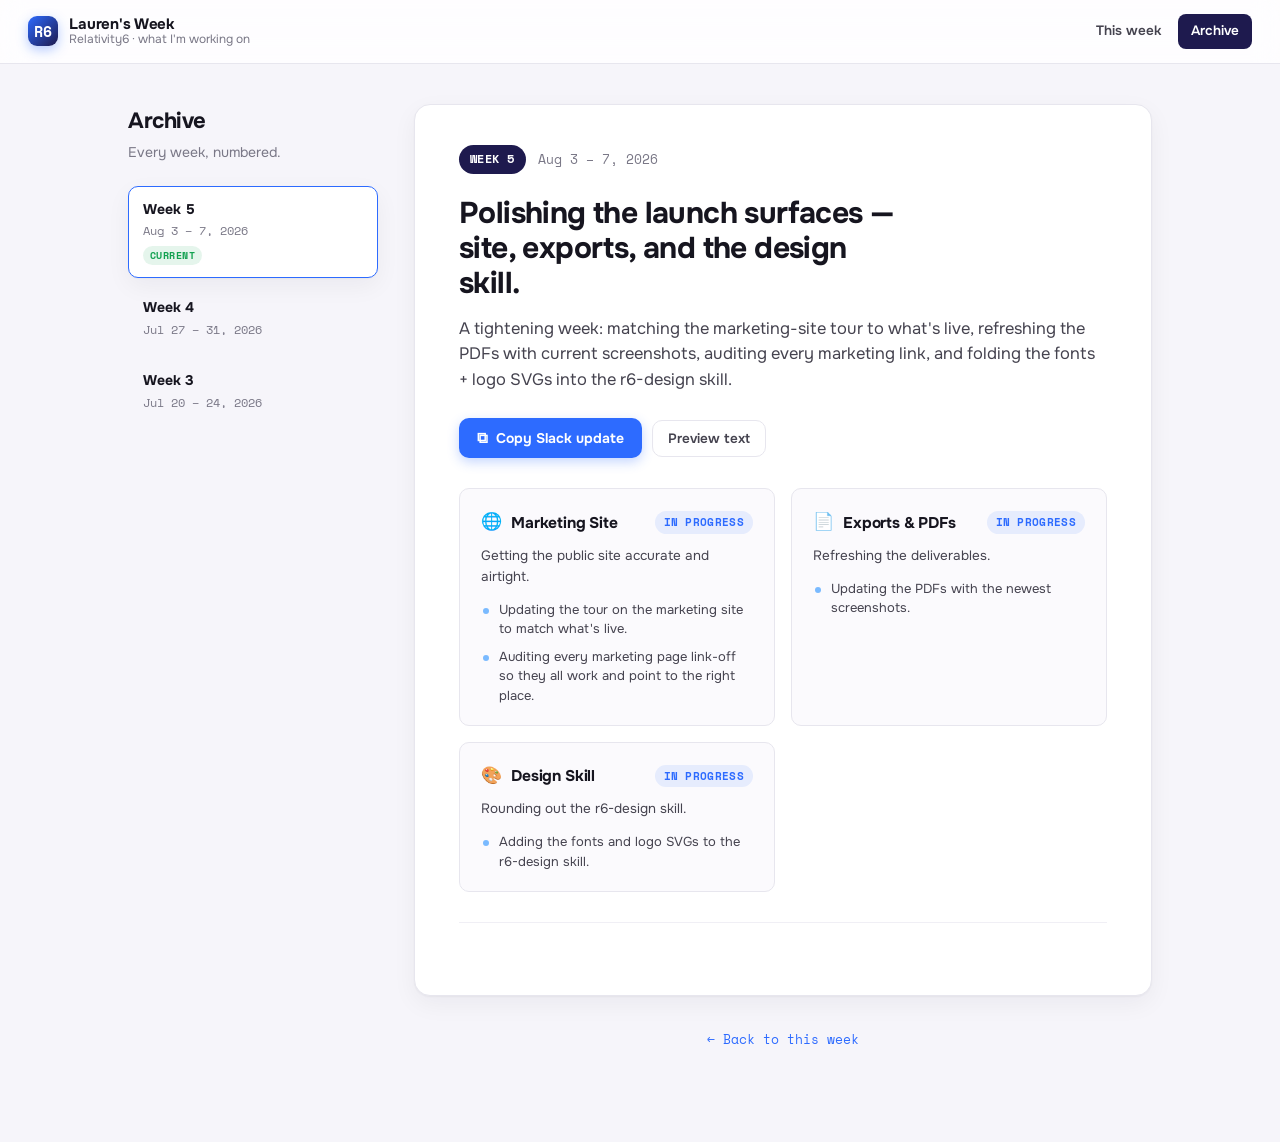
<file: archive.html>
<!DOCTYPE html>
<html lang="en">
<head>
  <meta charset="UTF-8" />
  <meta name="viewport" content="width=device-width, initial-scale=1.0" />
  <title>Archive · Relativity6</title>
  <link rel="preconnect" href="https://fonts.googleapis.com" />
  <link rel="preconnect" href="https://fonts.gstatic.com" crossorigin />
  <link href="https://fonts.googleapis.com/css2?family=Onest:wght@400;500;600;700&family=Space+Mono:wght@400;700&display=swap" rel="stylesheet" />
  <link rel="stylesheet" href="css/style.css" />
</head>
<body>
  <header class="topbar">
    <div class="brand">
      <div class="brand-mark">R6</div>
      <div class="brand-text">
        <span class="brand-title">Lauren's Week</span>
        <span class="brand-sub">Relativity6 · what I'm working on</span>
      </div>
    </div>
    <div class="topbar-spacer"></div>
    <nav class="nav-links">
      <a href="index.html">This week</a>
      <a href="archive.html" class="active">Archive</a>
    </nav>
  </header>

  <main class="wrap archive-layout">
    <aside>
      <div class="archive-head">
        <h1>Archive</h1>
        <p>Every week, numbered.</p>
      </div>
      <nav class="week-nav" id="week-nav"><!-- rendered by archive.js --></nav>
    </aside>
    <div>
      <div class="report" id="report"><!-- rendered by archive.js --></div>
      <p class="foot"><a href="index.html">← Back to this week</a></p>
    </div>
  </main>

  <script src="js/data.js"></script>
  <script src="js/render.js"></script>
  <script src="js/archive.js"></script>
</body>
</html>
</file>
<file: css/style.css>
/* =========================================================================
   Relativity6 — Weekly Update dashboard
   Tokens up top = single source of truth. Change here, propagates everywhere.
   ========================================================================= */
:root {
  /* Brand */
  --indigo:      #1E1A4E;   /* Marvin / deep interface */
  --indigo-700:  #2A2568;
  --signal:      #2D6BFF;   /* Signal blue — brand accent */
  --signal-600:  #1E56E6;
  --mascot:      #7ABAFF;   /* light mascot blue */

  /* Neutrals */
  --ink:     #16151F;
  --body:    #45434F;
  --muted:   #7A7887;
  --line:    #E7E6EE;
  --line-2:  #F0EFF5;
  --surface: #FFFFFF;
  --bg:      #F6F5FA;
  --bg-2:    #FBFAFD;

  /* Status */
  --st-active:   #2D6BFF;
  --st-shipping: #12A150;
  --st-planning: #8B5CF6;
  --st-done:     #7A7887;

  --radius:   16px;
  --radius-s: 10px;
  --shadow:   0 1px 2px rgba(22,21,31,.04), 0 8px 24px rgba(22,21,31,.05);
  --shadow-lift: 0 2px 4px rgba(22,21,31,.05), 0 16px 40px rgba(22,21,31,.08);

  --sans: "Onest", -apple-system, BlinkMacSystemFont, "Segoe UI", Roboto, Helvetica, Arial, sans-serif;
  --mono: "Space Mono", ui-monospace, SFMono-Regular, Menlo, monospace;
}

* { box-sizing: border-box; }
html { -webkit-text-size-adjust: 100%; }
body {
  margin: 0;
  font-family: var(--sans);
  color: var(--body);
  background: var(--bg);
  line-height: 1.55;
  -webkit-font-smoothing: antialiased;
}

/* ---------- Top bar ---------- */
.topbar {
  position: sticky; top: 0; z-index: 20;
  display: flex; align-items: center; gap: 14px;
  padding: 14px 28px;
  background: rgba(255,255,255,.82);
  backdrop-filter: saturate(1.4) blur(12px);
  border-bottom: 1px solid var(--line);
}
.brand { display: flex; align-items: center; gap: 11px; }
.brand-mark {
  width: 30px; height: 30px; border-radius: 9px;
  background: linear-gradient(135deg, var(--signal), var(--indigo));
  display: grid; place-items: center;
  color: #fff; font-family: var(--mono); font-weight: 700; font-size: 15px;
  box-shadow: 0 4px 12px rgba(45,107,255,.35);
}
.brand-text { display: flex; flex-direction: column; line-height: 1.15; }
.brand-title { font-weight: 700; color: var(--ink); font-size: 15px; letter-spacing: -0.01em; }
.brand-sub { font-size: 12px; color: var(--muted); }
.topbar-spacer { flex: 1; }
.topbar-meta { font-size: 12.5px; color: var(--muted); font-family: var(--mono); }

.nav-links { display: flex; gap: 4px; }
.nav-links a {
  text-decoration: none; color: var(--body); font-size: 13.5px; font-weight: 600;
  padding: 7px 13px; border-radius: 8px; transition: background .15s, color .15s;
}
.nav-links a:hover { background: var(--line-2); color: var(--ink); }
.nav-links a.active { background: var(--indigo); color: #fff; }

/* ---------- Layout ---------- */
.wrap { max-width: 1080px; margin: 0 auto; padding: 40px 28px 80px; }
.wrap-wide { max-width: 1320px; }
.archive-layout { display: grid; grid-template-columns: 250px 1fr; gap: 36px; align-items: start; }

/* Two-up: This week + Last week, equal weight */
.twoup { display: grid; grid-template-columns: 1fr 1fr; gap: 26px; align-items: start; }
.twoup-col { min-width: 0; }
.col-label {
  font-family: var(--mono); font-size: 12px; font-weight: 700; letter-spacing: .07em;
  text-transform: uppercase; color: var(--muted); margin: 0 0 12px 4px;
}
.twoup-col:first-child .col-label { color: var(--signal); }
/* In a narrower column, stack the internal grids and tighten padding */
.twoup .report-inner { padding: 32px 32px 36px; }
.twoup .report-headline { font-size: 25px; max-width: none; }
.twoup .report-tldr { font-size: 15.5px; }
.twoup .lanes { grid-template-columns: 1fr; }
.twoup .two-col { grid-template-columns: 1fr; gap: 26px; }

/* ---------- Report ---------- */
.report {
  background: var(--surface);
  border: 1px solid var(--line);
  border-radius: var(--radius);
  box-shadow: var(--shadow);
  overflow: hidden;
}
.report-inner { padding: 40px 44px 44px; }

.report-head { display: flex; align-items: center; gap: 12px; margin-bottom: 22px; }
.wk-tag {
  font-family: var(--mono); font-size: 12px; font-weight: 700; letter-spacing: .04em;
  color: #fff; background: var(--indigo); padding: 5px 11px; border-radius: 999px;
  text-transform: uppercase;
}
.wk-dates { font-family: var(--mono); font-size: 13px; color: var(--muted); }

.report-headline {
  font-size: 30px; line-height: 1.18; letter-spacing: -0.02em;
  color: var(--ink); font-weight: 700; margin: 0 0 14px;
  max-width: 22ch;
}
.report-tldr { font-size: 16.5px; color: var(--body); margin: 0 0 26px; max-width: 66ch; }

/* Slack bar */
.slack-bar { display: flex; gap: 10px; align-items: center; margin-bottom: 8px; flex-wrap: wrap; }
.btn-copy {
  font-family: var(--sans); font-size: 14px; font-weight: 650;
  color: #fff; background: var(--signal);
  border: none; border-radius: var(--radius-s);
  padding: 10px 18px; cursor: pointer;
  display: inline-flex; align-items: center; gap: 8px;
  box-shadow: 0 4px 12px rgba(45,107,255,.28);
  transition: transform .12s, box-shadow .12s, background .12s;
}
.btn-copy::before { content: "⧉"; font-size: 15px; }
.btn-copy:hover { background: var(--signal-600); transform: translateY(-1px); box-shadow: 0 6px 18px rgba(45,107,255,.34); }
.btn-copy:active { transform: translateY(0); }
.btn-ghost {
  font-family: var(--sans); font-size: 13.5px; font-weight: 600;
  color: var(--body); background: transparent;
  border: 1px solid var(--line); border-radius: var(--radius-s);
  padding: 9px 15px; cursor: pointer; transition: background .12s, border-color .12s;
}
.btn-ghost:hover { background: var(--bg-2); border-color: #d9d8e2; }
.slack-preview {
  font-family: var(--mono); font-size: 12.5px; line-height: 1.7;
  color: var(--body); background: var(--bg-2);
  border: 1px solid var(--line); border-radius: var(--radius-s);
  padding: 16px 18px; margin: 12px 0 0; white-space: pre-wrap;
}

/* Featured artifact preview */
.preview-card {
  border: 1px solid var(--line); border-radius: var(--radius-s);
  overflow: hidden; background: var(--surface); margin: 26px 0 2px;
  box-shadow: var(--shadow);
}
.preview-head { display: flex; align-items: center; gap: 10px; padding: 13px 17px; border-bottom: 1px solid var(--line-2); }
.preview-title { font-size: 14.5px; font-weight: 700; color: var(--ink); flex: 1; letter-spacing: -0.01em; }
.preview-note {
  font-family: var(--mono); font-size: 10.5px; font-weight: 700; letter-spacing: .04em;
  text-transform: uppercase; color: var(--st-shipping); background: rgba(18,161,80,.11);
  padding: 3px 9px; border-radius: 999px; white-space: nowrap;
}
.preview-frame { position: relative; height: 250px; overflow: hidden; background: var(--bg-2); }
.preview-frame iframe {
  position: absolute; top: 0; left: 0; width: 250%; height: 250%;
  border: 0; transform: scale(.4); transform-origin: 0 0; pointer-events: none;
}
/* fade the crop so it reads as an intentional peek */
.preview-frame::after {
  content: ""; position: absolute; inset: 0; pointer-events: none;
  background: linear-gradient(to bottom, rgba(255,255,255,0) 60%, rgba(255,255,255,.94) 100%);
}
.preview-open {
  display: block; text-align: center; padding: 11px;
  font-size: 13.5px; font-weight: 650; color: #fff; background: var(--signal);
  text-decoration: none; transition: background .12s;
}
.preview-open:hover { background: var(--signal-600); }

/* Lanes grid */
.lanes {
  display: grid; grid-template-columns: 1fr 1fr; gap: 16px;
  margin: 30px 0 8px;
}
.lane {
  border: 1px solid var(--line); border-radius: var(--radius-s);
  padding: 20px 21px; background: var(--bg-2);
  transition: border-color .15s, box-shadow .15s, transform .15s;
}
.lane:hover { border-color: #dcdbe6; box-shadow: var(--shadow); transform: translateY(-2px); background: var(--surface); }
.lane-head { display: flex; align-items: center; gap: 9px; margin-bottom: 10px; }
.lane-emoji { font-size: 17px; }
.lane-name { font-size: 15.5px; font-weight: 700; color: var(--ink); margin: 0; flex: 1; letter-spacing: -0.01em; }
.lane-summary { font-size: 13.5px; color: var(--body); margin: 0 0 12px; }
.lane-items { margin: 0; padding: 0; list-style: none; }
.lane-items li {
  position: relative; padding: 0 0 0 18px; margin-bottom: 8px;
  font-size: 13px; color: var(--body); line-height: 1.5;
}
.lane-items li:last-child { margin-bottom: 0; }
.lane-items li::before {
  content: ""; position: absolute; left: 2px; top: 8px;
  width: 6px; height: 6px; border-radius: 50%; background: var(--mascot);
}

/* Status pills */
.pill {
  font-family: var(--mono); font-size: 10.5px; font-weight: 700; letter-spacing: .03em;
  text-transform: uppercase; padding: 3px 9px; border-radius: 999px; white-space: nowrap;
}
.st-active   { color: var(--st-active);   background: rgba(45,107,255,.10); }
.st-shipping { color: var(--st-shipping); background: rgba(18,161,80,.11); }
.st-planning { color: var(--st-planning); background: rgba(139,92,246,.12); }
.st-done     { color: var(--st-done);     background: rgba(122,120,135,.12); }

/* Shipped / On deck */
.two-col { display: grid; grid-template-columns: 1fr 1fr; gap: 30px; margin-top: 30px; padding-top: 28px; border-top: 1px solid var(--line-2); }
.block-title {
  font-family: var(--mono); font-size: 11.5px; font-weight: 700; letter-spacing: .08em;
  text-transform: uppercase; color: var(--muted); margin: 0 0 14px;
}
.ship-list, .deck-list { margin: 0; padding: 0; list-style: none; }
.ship-row { display: flex; gap: 10px; margin-bottom: 11px; font-size: 13.5px; align-items: baseline; }
.ship-check {
  color: var(--st-shipping); font-weight: 700; flex: none;
  width: 18px; height: 18px; border-radius: 50%; background: rgba(18,161,80,.12);
  display: grid; place-items: center; font-size: 11px; transform: translateY(2px);
}
.deck-list li {
  position: relative; padding-left: 18px; margin-bottom: 11px; font-size: 13.5px; color: var(--body);
}
.deck-list li::before {
  content: "→"; position: absolute; left: 0; top: 0; color: var(--signal); font-weight: 700;
}
.muted { color: var(--muted); }
.ship-row strong { color: var(--ink); font-weight: 650; }

/* ---------- Archive sidebar ---------- */
.archive-head { margin-bottom: 22px; }
.archive-head h1 { font-size: 22px; color: var(--ink); margin: 0 0 4px; letter-spacing: -0.02em; }
.archive-head p { margin: 0; color: var(--muted); font-size: 14px; }
.week-nav { display: flex; flex-direction: column; gap: 6px; position: sticky; top: 84px; }
.nav-week {
  display: flex; flex-direction: column; gap: 2px; text-decoration: none;
  padding: 12px 14px; border-radius: var(--radius-s);
  border: 1px solid transparent; color: var(--body);
  transition: background .12s, border-color .12s;
}
.nav-week:hover { background: var(--surface); border-color: var(--line); }
.nav-week.is-active { background: var(--surface); border-color: var(--signal); box-shadow: var(--shadow); }
.nav-num { font-weight: 700; font-size: 14px; color: var(--ink); }
.nav-range { font-family: var(--mono); font-size: 11.5px; color: var(--muted); }
.nav-now {
  align-self: flex-start; margin-top: 4px; font-family: var(--mono);
  font-size: 9.5px; font-weight: 700; letter-spacing: .05em; text-transform: uppercase;
  color: var(--st-shipping); background: rgba(18,161,80,.11); padding: 2px 7px; border-radius: 999px;
}

/* ---------- Footer ---------- */
.foot { text-align: center; color: var(--muted); font-size: 12.5px; margin-top: 34px; font-family: var(--mono); }
.foot a { color: var(--signal); text-decoration: none; }
.foot a:hover { text-decoration: underline; }

/* ---------- Responsive ---------- */
@media (max-width: 980px) {
  .twoup { grid-template-columns: 1fr; gap: 30px; }
  .twoup .lanes { grid-template-columns: 1fr 1fr; }
}
@media (max-width: 860px) {
  .archive-layout { grid-template-columns: 1fr; }
  .twoup .lanes { grid-template-columns: 1fr; }
  .week-nav { position: static; flex-direction: row; overflow-x: auto; padding-bottom: 6px; }
  .nav-week { min-width: 150px; }
  .lanes, .two-col { grid-template-columns: 1fr; }
  .report-inner { padding: 30px 24px 34px; }
  .report-headline { font-size: 25px; }
  .wrap { padding: 26px 18px 60px; }
  .topbar { padding: 12px 18px; }
  .topbar-meta { display: none; }
}
</file>
